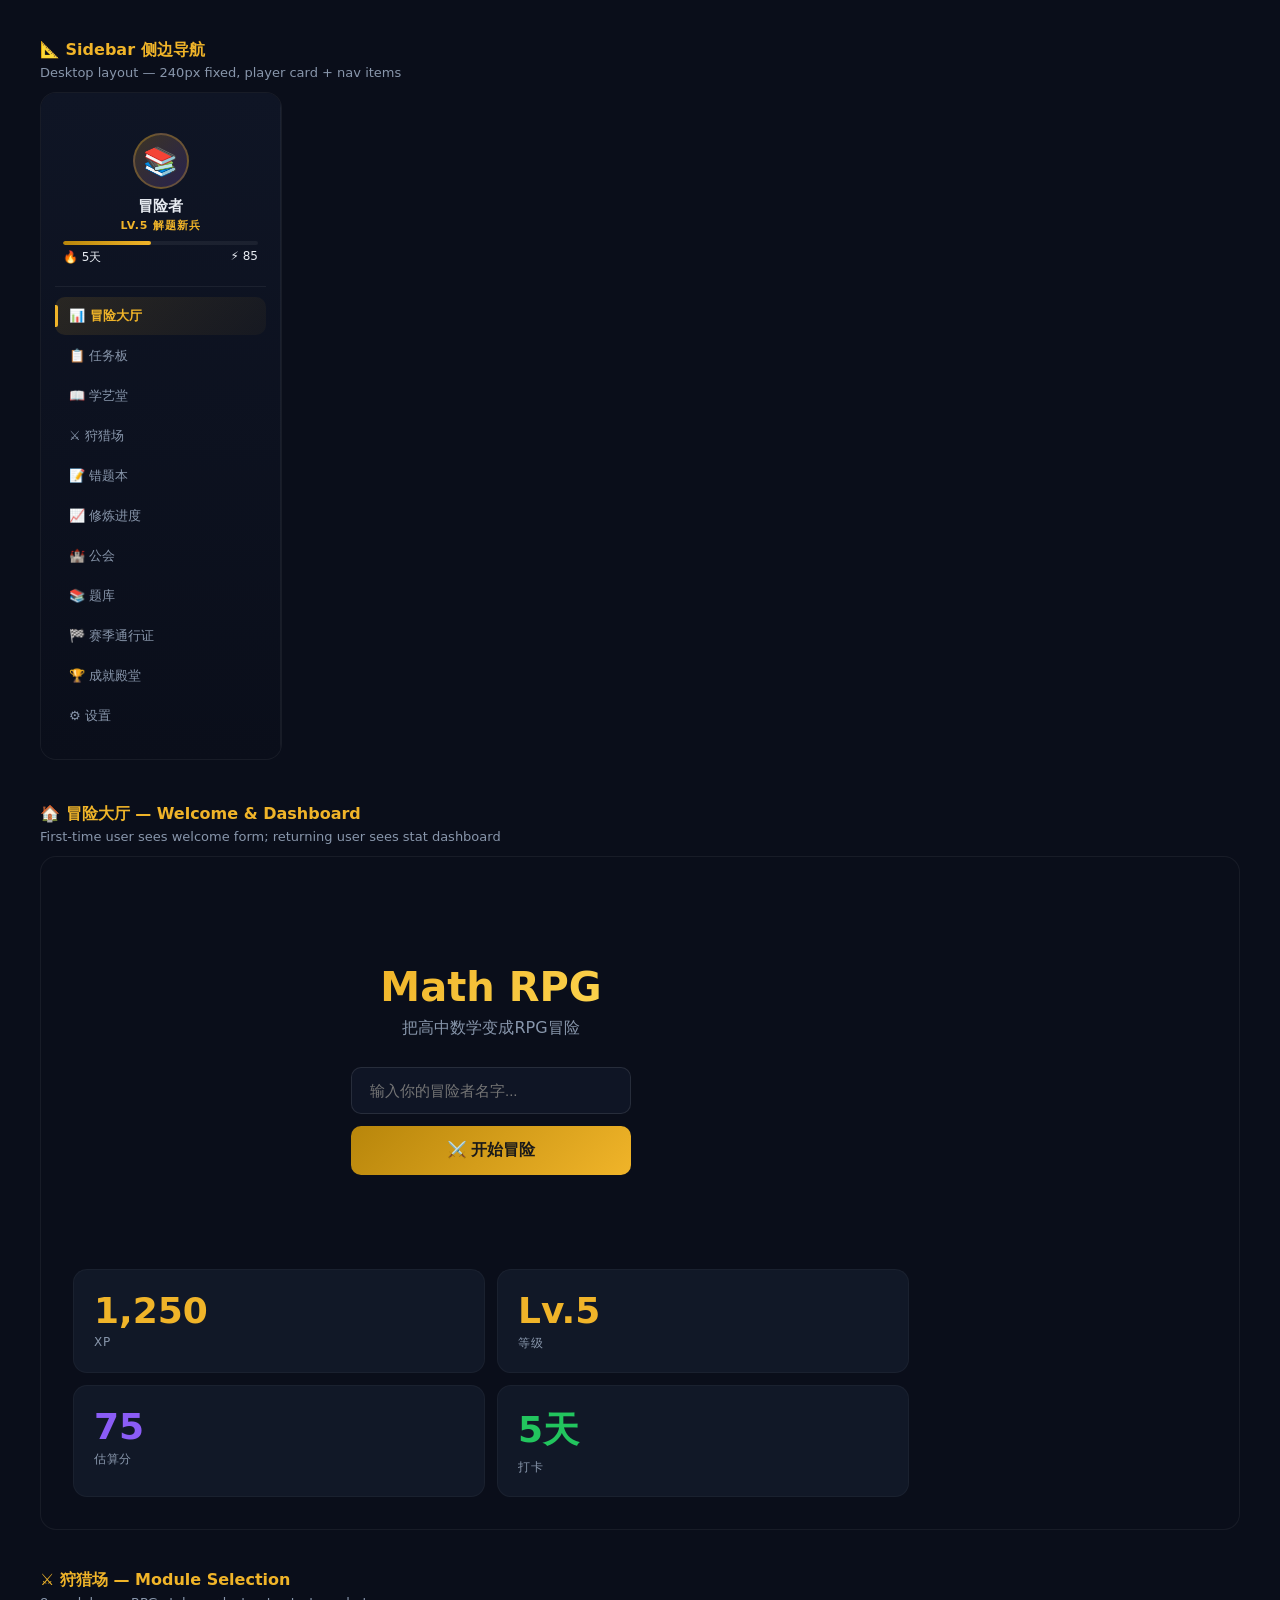
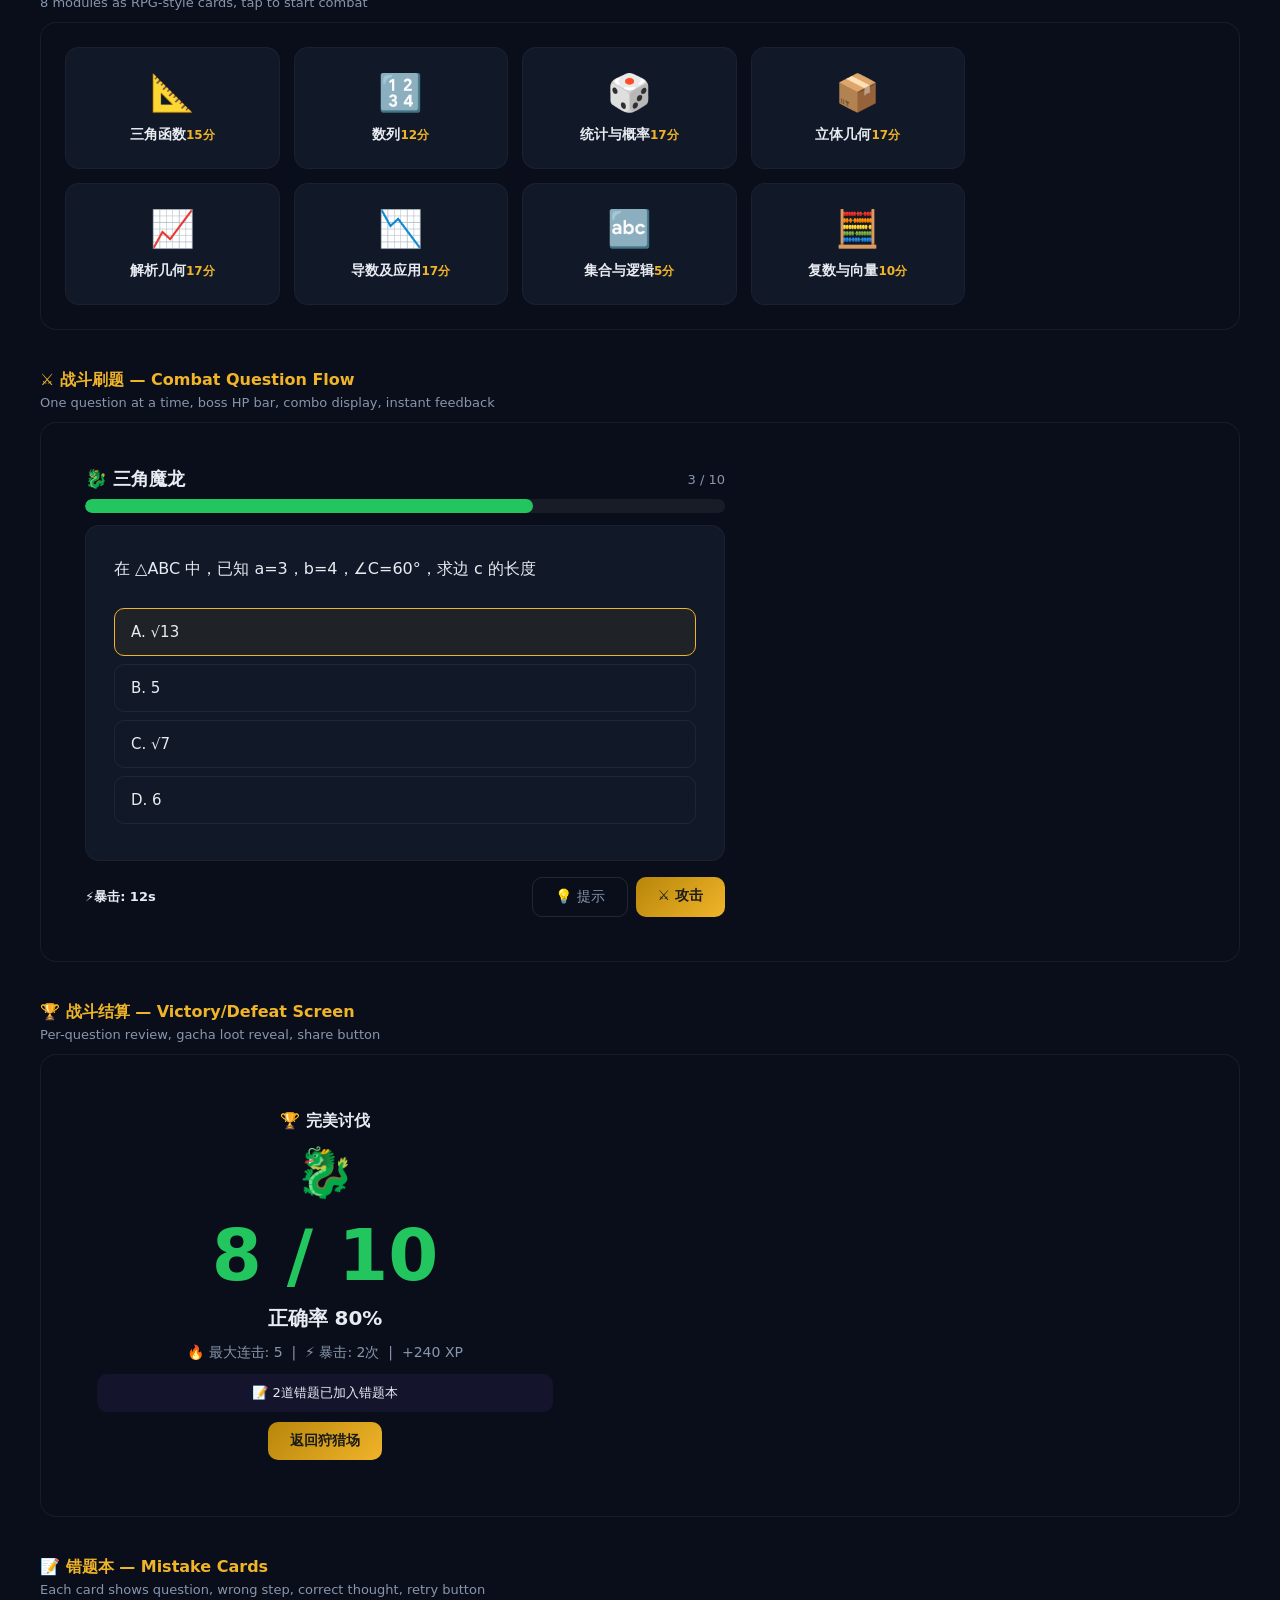
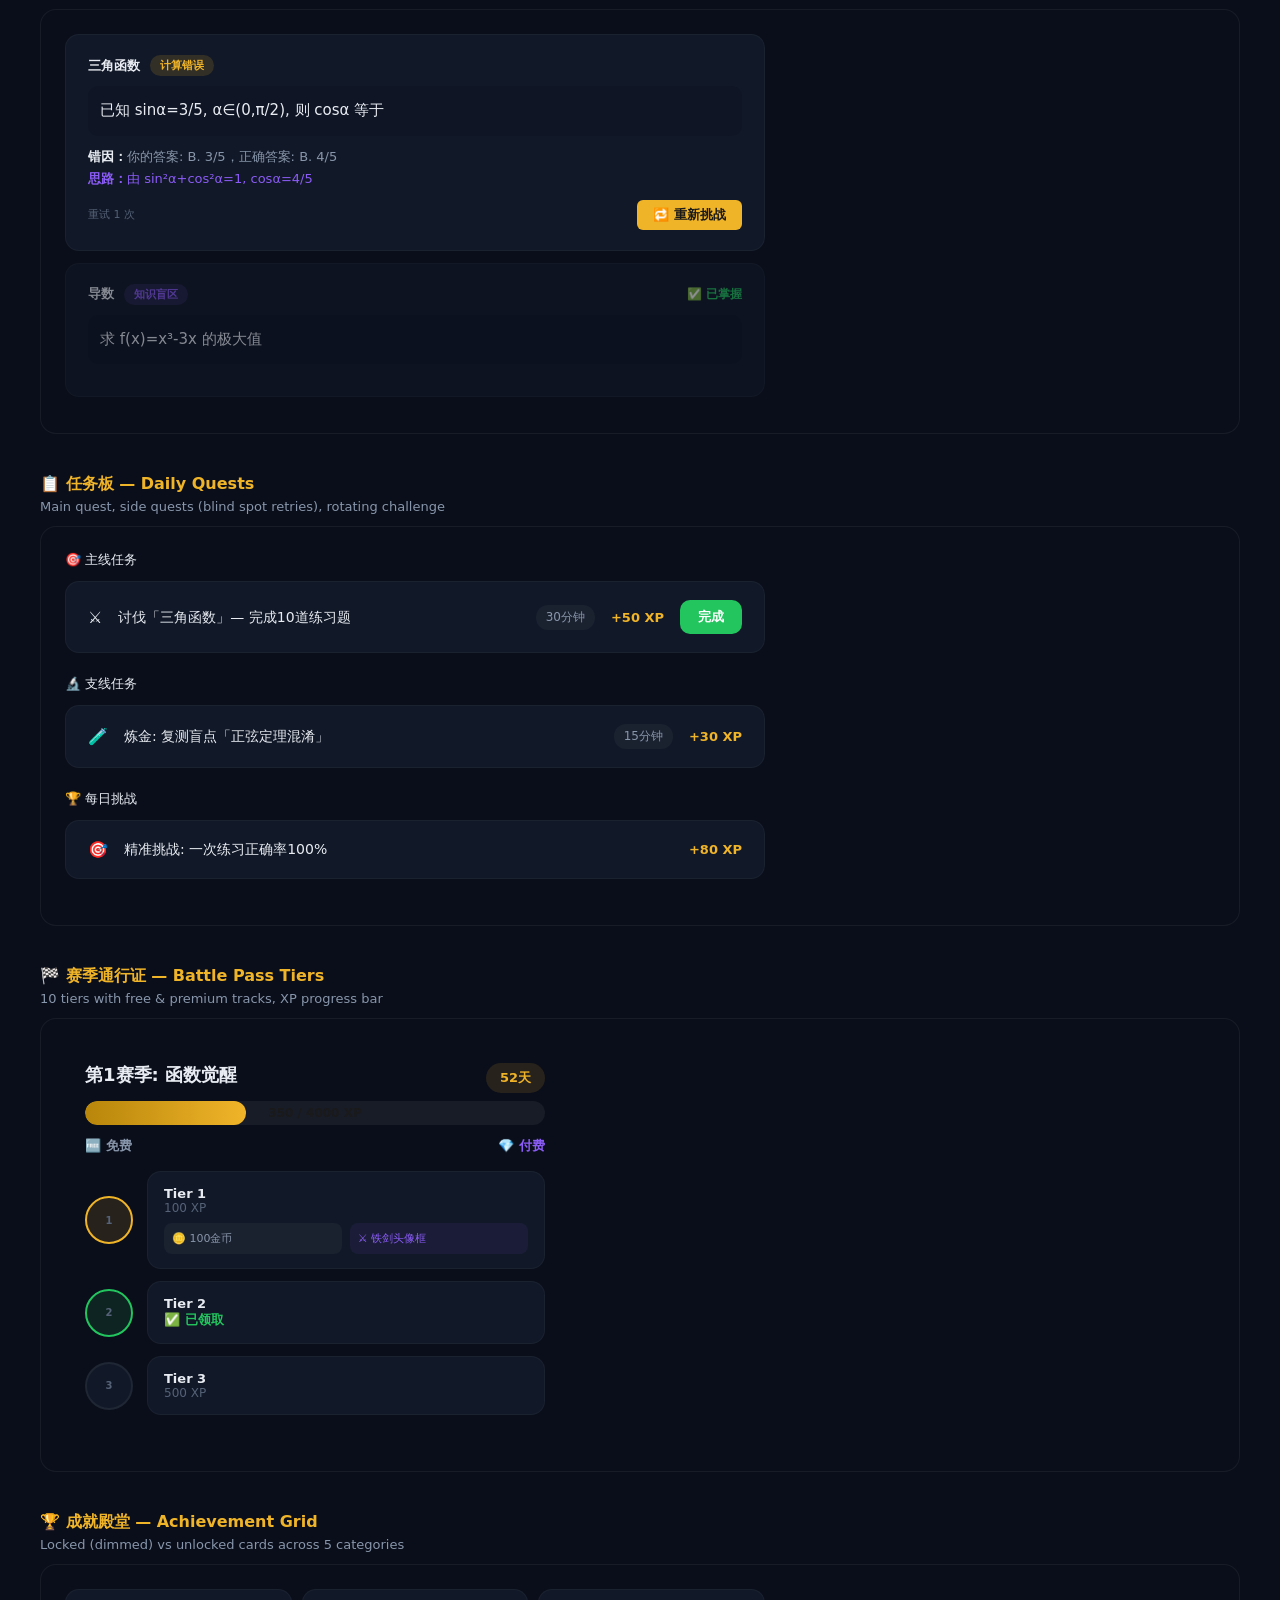
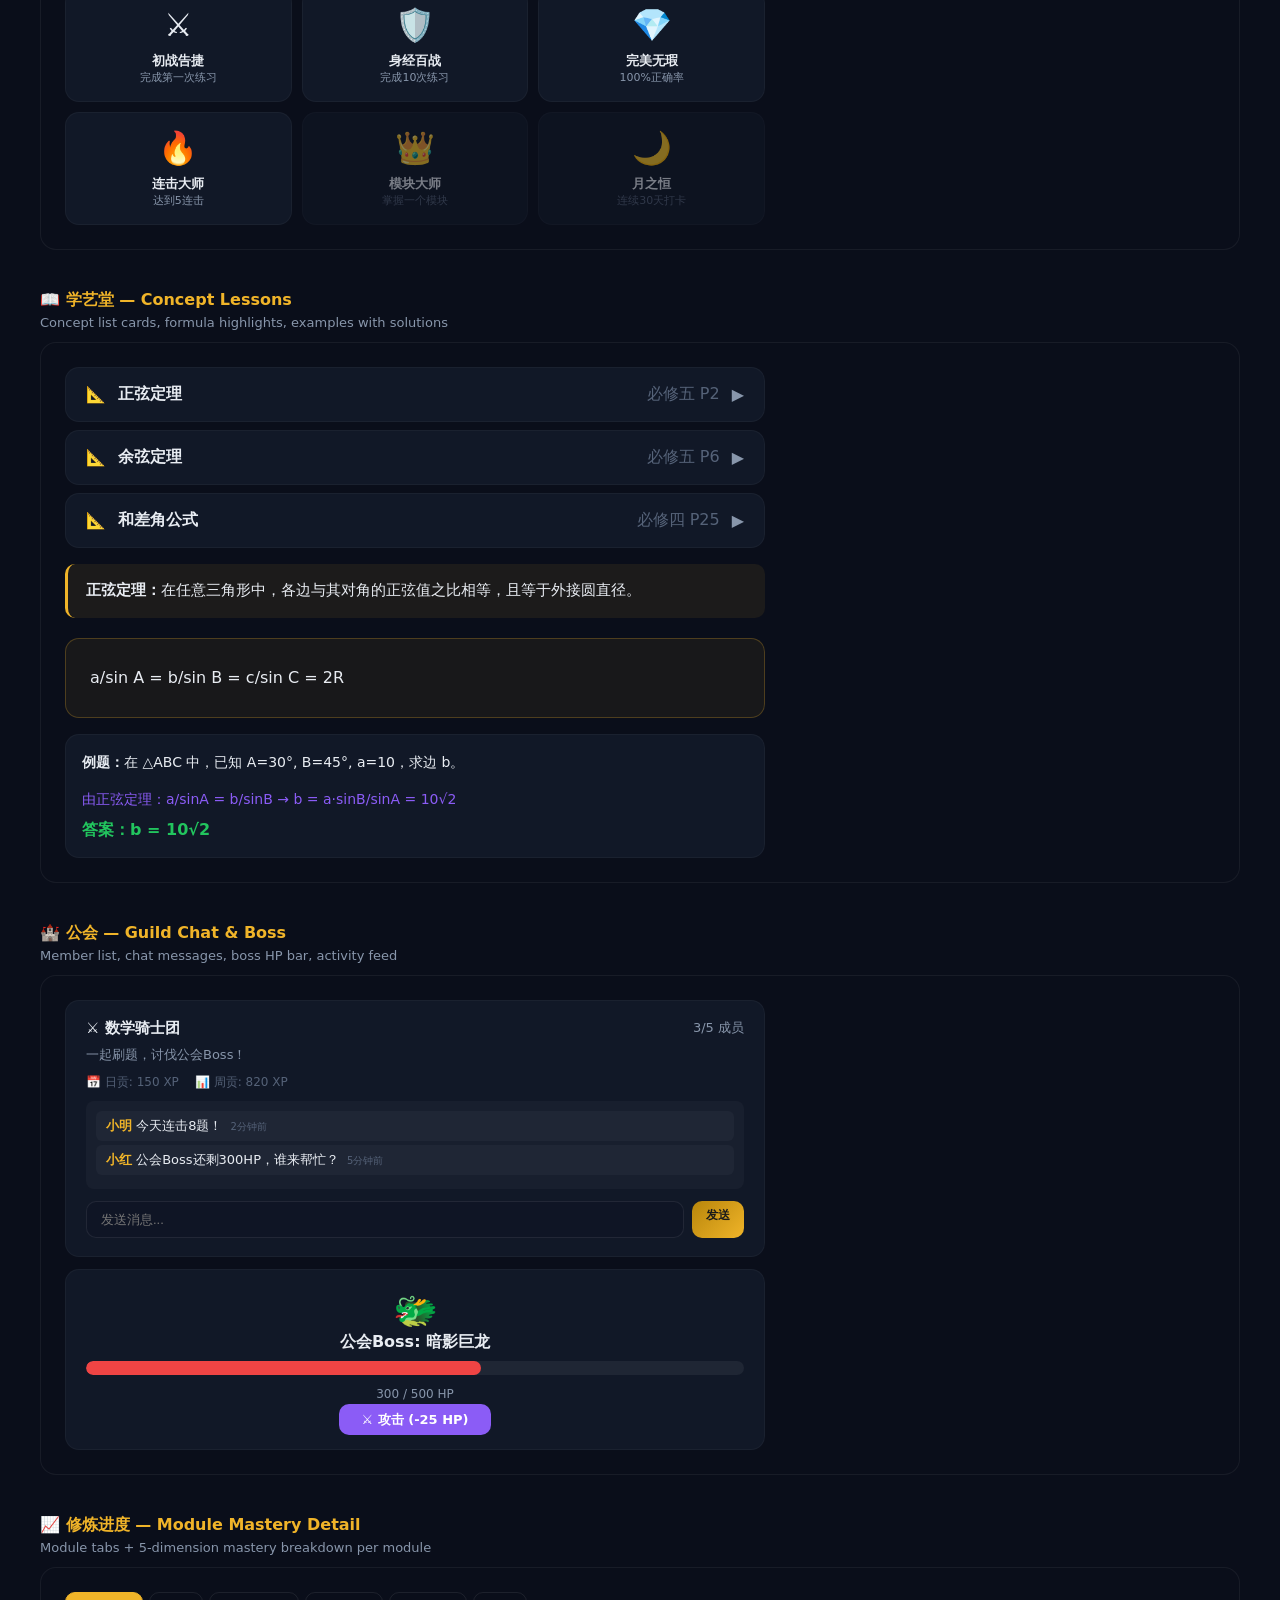
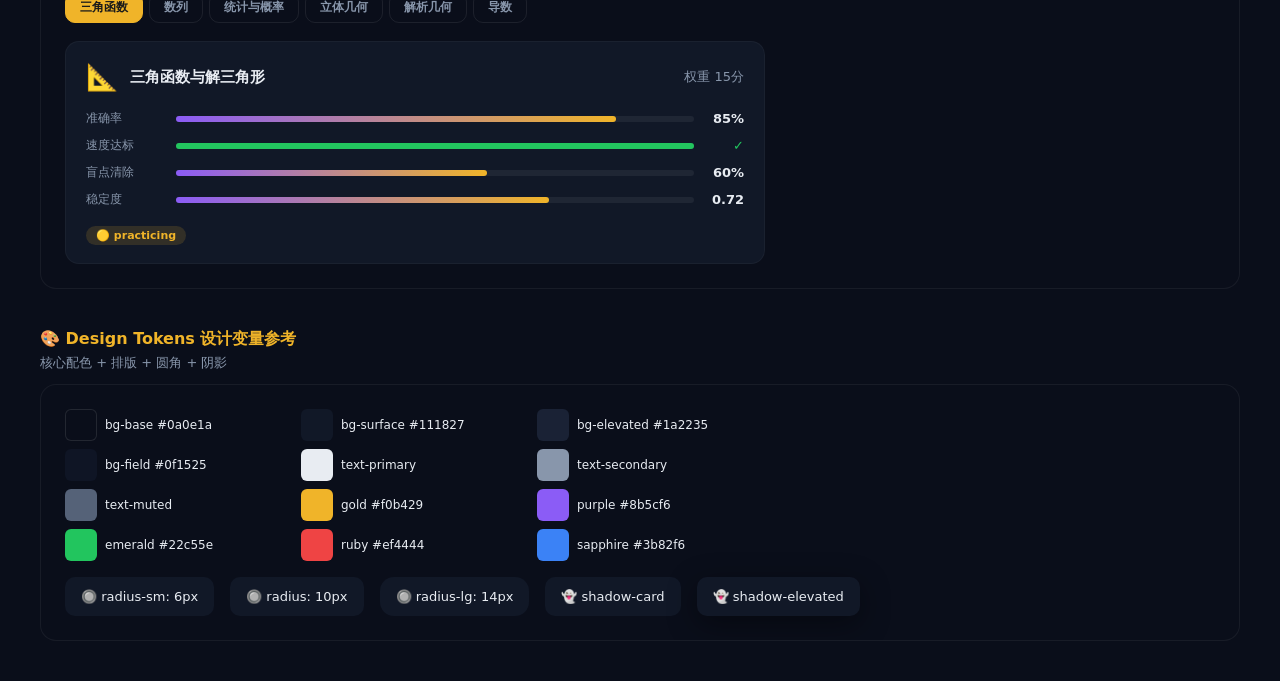
<file: pixso-export.html>
<!DOCTYPE html>
<html lang="zh-CN">
<head>
<meta charset="UTF-8">
<style>
  /* ═══════════ Design Tokens ═══════════ */
  :root {
    --bg-base: #0a0e1a;
    --bg-surface: #111827;
    --bg-elevated: #1a2235;
    --bg-field: #0f1525;
    --text-primary: #e8ecf2;
    --text-secondary: #8896ab;
    --text-muted: #556278;
    --gold: #f0b429;
    --gold-dim: #b8860b;
    --purple: #8b5cf6;
    --emerald: #22c55e;
    --ruby: #ef4444;
    --sapphire: #3b82f6;
    --radius: 10px;
    --radius-lg: 14px;
    --sidebar-w: 240px;
  }
  * { box-sizing: border-box; margin: 0; padding: 0; }
  body { font-family: system-ui, 'Microsoft YaHei', sans-serif; background: #0a0e1a; color: #e8ecf2; display: flex; flex-direction: column; gap: 40px; padding: 40px; }
  h2 { font-size: 16px; font-weight: 700; margin-bottom: 4px; color: #f0b429; }
  h3 { font-size: 13px; color: #8896ab; margin-bottom: 12px; font-weight: 400; }

  /* ═══════════ Frame wrapper ═══════════ */
  .frame { background: #0a0e1a; border-radius: 16px; overflow: hidden; border: 1px solid rgba(255,255,255,0.06); }
  .frame-label { padding: 10px 16px; background: #111827; font-size: 12px; font-weight: 700; color: #f0b429; letter-spacing: 0.06em; border-bottom: 1px solid rgba(255,255,255,0.06); }

  /* ═══════════ 1. Sidebar Navigation ═══════════ */
  .sidebar-demo { width: 240px; background: linear-gradient(180deg, #0f1525, #0a0e1a); border-right: 1px solid rgba(255,255,255,0.06); padding: 24px 14px; display: flex; flex-direction: column; gap: 2px; }
  .player-card { text-align: center; padding: 16px 8px 20px; border-bottom: 1px solid rgba(255,255,255,0.06); margin-bottom: 8px; }
  .player-avatar { width: 56px; height: 56px; margin: 0 auto 8px; background: linear-gradient(135deg, rgba(240,180,41,0.2), rgba(139,92,246,0.2)); border-radius: 50%; display: flex; align-items: center; justify-content: center; font-size: 28px; border: 2px solid rgba(240,180,41,0.3); }
  .player-name { font-size: 15px; font-weight: 700; }
  .player-level { font-size: 11px; color: #f0b429; text-transform: uppercase; letter-spacing: 0.08em; margin-top: 2px; font-weight: 600; }
  .xp-bar { width: 100%; height: 4px; background: rgba(255,255,255,0.06); border-radius: 2px; overflow: hidden; margin-top: 8px; }
  .xp-fill { height: 100%; background: linear-gradient(90deg, #b8860b, #f0b429); border-radius: 2px; width: 45%; }
  .nav-item { display: flex; align-items: center; gap: 10px; padding: 10px 14px; border-radius: 10px; font-size: 13px; font-weight: 500; color: #8896ab; }
  .nav-item.active { background: linear-gradient(135deg, rgba(240,180,41,0.12), rgba(240,180,41,0.04)); color: #f0b429; font-weight: 600; position: relative; }
  .nav-item.active::before { content: ''; position: absolute; left: 0; top: 8px; bottom: 8px; width: 3px; background: #f0b429; border-radius: 0 2px 2px 0; }

  /* ═══════════ 2. Welcome/Dashboard ═══════════ */
  .dashboard { max-width: 900px; padding: 32px; }
  .welcome { display: flex; flex-direction: column; align-items: center; justify-content: center; min-height: 40vh; text-align: center; }
  .welcome h1 { font-size: 40px; font-weight: 800; background: linear-gradient(135deg, #f0b429, #fcd34d); -webkit-background-clip: text; -webkit-text-fill-color: transparent; margin-bottom: 8px; }
  .welcome p { color: #8896ab; margin-bottom: 28px; font-size: 16px; }
  .welcome input { padding: 14px 18px; border: 1px solid rgba(255,255,255,0.1); border-radius: 10px; background: #0f1525; color: #e8ecf2; font-size: 15px; width: 280px; }
  .welcome button { padding: 14px; border: none; border-radius: 10px; background: linear-gradient(135deg, #b8860b, #f0b429); color: #1a1a1a; font-size: 16px; font-weight: 700; cursor: pointer; width: 280px; margin-top: 12px; }
  .stat-tiles { display: grid; grid-template-columns: repeat(2, 1fr); gap: 12px; margin-top: 20px; }
  .stat-tile { background: #111827; border-radius: 14px; padding: 20px; border: 1px solid rgba(255,255,255,0.04); }
  .stat-value { font-size: 36px; font-weight: 800; color: #f0b429; }
  .stat-label { font-size: 12px; color: #8896ab; text-transform: uppercase; letter-spacing: 0.06em; margin-top: 4px; }

  /* ═══════════ 3. Module Grid ═══════════ */
  .module-grid { display: grid; grid-template-columns: repeat(auto-fill, minmax(180px, 1fr)); gap: 14px; max-width: 900px; }
  .module-card { background: #111827; border-radius: 14px; padding: 24px 16px; text-align: center; border: 1px solid rgba(255,255,255,0.04); }
  .module-icon { font-size: 36px; display: block; margin-bottom: 10px; }
  .module-name { font-weight: 700; font-size: 14px; }
  .module-weight { color: #f0b429; font-size: 12px; font-weight: 600; margin-top: 4px; }

  /* ═══════════ 4. Combat Screen ═══════════ */
  .combat { max-width: 680px; padding: 20px; }
  .boss-header { display: flex; justify-content: space-between; align-items: center; margin-bottom: 8px; }
  .boss-name { font-size: 18px; font-weight: 800; }
  .boss-round { font-size: 13px; color: #8896ab; }
  .boss-hp-bar { width: 100%; height: 14px; background: rgba(255,255,255,0.06); border-radius: 7px; overflow: hidden; margin-bottom: 12px; }
  .boss-hp-fill { height: 100%; border-radius: 7px; background: #22c55e; width: 70%; }
  .question-card { background: #111827; padding: 28px; border-radius: 14px; margin-bottom: 16px; border: 1px solid rgba(255,255,255,0.04); }
  .question-content { font-size: 16px; line-height: 1.9; margin-bottom: 24px; }
  .option { display: flex; gap: 12px; padding: 14px 16px; border: 1px solid rgba(255,255,255,0.06); border-radius: 10px; margin-bottom: 8px; font-size: 15px; }
  .option.selected { border-color: #f0b429; background: rgba(240,180,41,0.06); }
  .answer-input { width: 100%; padding: 14px 18px; border: 1px solid rgba(255,255,255,0.1); border-radius: 10px; background: #0f1525; color: #e8ecf2; font-size: 15px; }
  .btn-primary { padding: 10px 22px; border: none; border-radius: 10px; background: linear-gradient(135deg, #b8860b, #f0b429); color: #1a1a1a; font-size: 14px; font-weight: 700; }
  .btn-secondary { padding: 10px 22px; border: 1px solid rgba(255,255,255,0.1); border-radius: 10px; background: transparent; color: #8896ab; font-size: 14px; font-weight: 500; }
  .btn-purple { padding: 8px 22px; border: none; border-radius: 10px; background: #8b5cf6; color: #fff; font-size: 13px; font-weight: 700; }

  /* ═══════════ 5. Result Screen ═══════════ */
  .result { text-align: center; max-width: 520px; padding: 32px; }
  .result-number { font-size: 72px; font-weight: 800; color: #22c55e; }
  .result-accuracy { font-size: 20px; font-weight: 600; margin: 8px 0; }
  .result-stats { font-size: 14px; color: #8896ab; margin: 12px 0; }

  /* ═══════════ 6. Mistake Card ═══════════ */
  .mistake-card { background: #111827; border-radius: 14px; padding: 20px 22px; border: 1px solid rgba(255,255,255,0.04); max-width: 700px; margin-bottom: 12px; }
  .mc-header { display: flex; align-items: center; gap: 10px; margin-bottom: 10px; }
  .mc-tag { font-size: 11px; padding: 3px 10px; border-radius: 12px; font-weight: 700; }
  .tag-calc { background: rgba(240,180,41,0.15); color: #f0b429; }
  .tag-gap { background: rgba(139,92,246,0.15); color: #8b5cf6; }
  .mc-question { font-size: 15px; line-height: 1.7; padding: 12px; background: #0f1525; border-radius: 10px; margin-bottom: 12px; }
  .btn-retry { padding: 6px 16px; border: none; border-radius: 6px; background: #f0b429; color: #1a1a1a; font-size: 13px; font-weight: 700; }

  /* ═══════════ 7. Task Board ═══════════ */
  .task-section { max-width: 700px; margin-bottom: 22px; }
  .task-card { background: #111827; border-radius: 14px; padding: 18px 22px; margin-bottom: 10px; display: flex; align-items: center; gap: 16px; border: 1px solid rgba(255,255,255,0.04); }
  .task-content { flex: 1; font-size: 14px; line-height: 1.5; }
  .task-reward { font-size: 13px; font-weight: 700; color: #f0b429; white-space: nowrap; }
  .btn-complete { padding: 8px 18px; border: none; border-radius: 10px; background: #22c55e; color: #fff; font-size: 13px; font-weight: 700; }

  /* ═══════════ 8. Season Pass ═══════════ */
  .season { max-width: 500px; padding: 20px; }
  .sp-progress { height: 24px; background: rgba(255,255,255,0.06); border-radius: 12px; overflow: hidden; margin-bottom: 12px; position: relative; }
  .sp-progress-fill { height: 100%; background: linear-gradient(90deg, #b8860b, #f0b429); border-radius: 12px; width: 35%; }
  .sp-progress-text { position: absolute; inset: 0; display: flex; align-items: center; justify-content: center; font-size: 12px; font-weight: 700; color: #1a1a1a; }
  .sp-tier { display: flex; gap: 14px; align-items: center; margin-bottom: 12px; }
  .sp-tier-node { width: 48px; height: 48px; border-radius: 50%; background: #111827; border: 2px solid rgba(255,255,255,0.06); display: flex; align-items: center; justify-content: center; font-size: 10px; font-weight: 700; color: #556278; }
  .sp-tier.unlocked .sp-tier-node { border-color: #f0b429; background: rgba(240,180,41,0.12); }
  .sp-tier.claimed .sp-tier-node { border-color: #22c55e; background: rgba(34,197,94,0.12); }
  .sp-tier-card { flex: 1; background: #111827; border-radius: 14px; padding: 14px 16px; border: 1px solid rgba(255,255,255,0.04); }
  .sp-tier-label { font-weight: 700; font-size: 13px; }
  .sp-tier-xp { font-size: 12px; color: #556278; }

  /* ═══════════ 9. Achievement Grid ═══════════ */
  .achieve-grid { display: grid; grid-template-columns: repeat(auto-fill, minmax(180px, 1fr)); gap: 10px; max-width: 700px; }
  .achieve-card { background: #111827; border-radius: 14px; padding: 16px; text-align: center; border: 1px solid rgba(255,255,255,0.04); }
  .achieve-card.locked { opacity: 0.5; }
  .achieve-icon { font-size: 32px; margin-bottom: 8px; }
  .achieve-name { font-weight: 700; font-size: 13px; }

  /* ═══════════ 10. Learning Hall ═══════════ */
  .lesson-card { background: #111827; border-radius: 14px; padding: 16px 20px; display: flex; align-items: center; gap: 12px; max-width: 700px; margin-bottom: 8px; border: 1px solid rgba(255,255,255,0.04); }
  .lesson-summary { background: rgba(240,180,41,0.08); padding: 14px 18px; border-radius: 10px; border-left: 3px solid #f0b429; max-width: 700px; font-size: 15px; line-height: 1.7; margin-bottom: 20px; }
  .lesson-formula { background: rgba(240,180,41,0.06); padding: 20px 24px; border-radius: 14px; border: 1px solid rgba(240,180,41,0.25); max-width: 700px; font-size: 16px; line-height: 2.4; font-weight: 500; }

  /* ═══════════ 11. Guild ═══════════ */
  .guild-card { background: #111827; border-radius: 14px; padding: 18px 20px; border: 1px solid rgba(255,255,255,0.04); max-width: 700px; margin-bottom: 10px; }
  .guild-card-header { display: flex; justify-content: space-between; margin-bottom: 8px; }
  .guild-card-name { font-weight: 700; font-size: 15px; }
  .guild-card-members { font-size: 13px; color: #8896ab; }
  .chat-msg { padding: 6px 10px; background: rgba(255,255,255,0.03); border-radius: 6px; font-size: 13px; margin-bottom: 4px; }
  .chat-user { font-weight: 700; color: #f0b429; }
  .chat-input { display: flex; gap: 8px; margin-top: 12px; max-width: 700px; }
  .chat-input input { flex: 1; padding: 10px 14px; border: 1px solid rgba(255,255,255,0.08); border-radius: 10px; background: #0f1525; color: #e8ecf2; font-size: 13px; }

  /* ═══════════ 12. Progress ═══════════ */
  .module-tabs { display: flex; flex-wrap: wrap; gap: 6px; max-width: 700px; }
  .tab-btn { padding: 6px 14px; border: 1px solid rgba(255,255,255,0.08); border-radius: 10px; background: transparent; color: #8896ab; font-size: 12px; cursor: pointer; font-weight: 600; }
  .tab-btn.active { background: #f0b429; color: #1a1a1a; border-color: #f0b429; }
</style>
</head>
<body>

<!-- Page 1: Sidebar Navigation -->
<div>
  <h2>📐 Sidebar 侧边导航</h2>
  <h3>Desktop layout — 240px fixed, player card + nav items</h3>
  <div class="frame" style="display:inline-block">
    <div class="sidebar-demo">
      <div class="player-card">
        <div class="player-avatar">📚</div>
        <div class="player-name">冒险者</div>
        <div class="player-level">Lv.5 解题新兵</div>
        <div class="xp-bar"><div class="xp-fill"></div></div>
        <div style="display:flex;justify-content:space-between;font-size:12px;margin-top:4px">
          <span>🔥 5天</span><span>⚡ 85</span>
        </div>
      </div>
      <div class="nav-item active">📊 冒险大厅</div>
      <div class="nav-item">📋 任务板</div>
      <div class="nav-item">📖 学艺堂</div>
      <div class="nav-item">⚔️ 狩猎场</div>
      <div class="nav-item">📝 错题本</div>
      <div class="nav-item">📈 修炼进度</div>
      <div class="nav-item">🏰 公会</div>
      <div class="nav-item">📚 题库</div>
      <div class="nav-item">🏁 赛季通行证</div>
      <div class="nav-item">🏆 成就殿堂</div>
      <div class="nav-item">⚙️ 设置</div>
    </div>
  </div>
</div>

<!-- Page 2: Welcome + Dashboard -->
<div>
  <h2>🏠 冒险大厅 — Welcome & Dashboard</h2>
  <h3>First-time user sees welcome form; returning user sees stat dashboard</h3>
  <div class="frame">
    <div class="dashboard">
      <div class="welcome">
        <h1>Math RPG</h1>
        <p>把高中数学变成RPG冒险</p>
        <input placeholder="输入你的冒险者名字...">
        <button>⚔️ 开始冒险</button>
      </div>
      <div class="stat-tiles">
        <div class="stat-tile"><div class="stat-value">1,250</div><div class="stat-label">XP</div></div>
        <div class="stat-tile"><div class="stat-value">Lv.5</div><div class="stat-label">等级</div></div>
        <div class="stat-tile"><div class="stat-value" style="color:#8b5cf6">75</div><div class="stat-label">估算分</div></div>
        <div class="stat-tile"><div class="stat-value" style="color:#22c55e">5天</div><div class="stat-label">打卡</div></div>
      </div>
    </div>
  </div>
</div>

<!-- Page 3: Module Grid (Hunting Ground) -->
<div>
  <h2>⚔️ 狩猎场 — Module Selection</h2>
  <h3>8 modules as RPG-style cards, tap to start combat</h3>
  <div class="frame" style="padding:24px">
    <div class="module-grid">
      <div class="module-card"><span class="module-icon">📐</span><span class="module-name">三角函数</span><span class="module-weight">15分</span></div>
      <div class="module-card"><span class="module-icon">🔢</span><span class="module-name">数列</span><span class="module-weight">12分</span></div>
      <div class="module-card"><span class="module-icon">🎲</span><span class="module-name">统计与概率</span><span class="module-weight">17分</span></div>
      <div class="module-card"><span class="module-icon">📦</span><span class="module-name">立体几何</span><span class="module-weight">17分</span></div>
      <div class="module-card"><span class="module-icon">📈</span><span class="module-name">解析几何</span><span class="module-weight">17分</span></div>
      <div class="module-card"><span class="module-icon">📉</span><span class="module-name">导数及应用</span><span class="module-weight">17分</span></div>
      <div class="module-card"><span class="module-icon">🔤</span><span class="module-name">集合与逻辑</span><span class="module-weight">5分</span></div>
      <div class="module-card"><span class="module-icon">🧮</span><span class="module-name">复数与向量</span><span class="module-weight">10分</span></div>
    </div>
  </div>
</div>

<!-- Page 4: Combat Screen -->
<div>
  <h2>⚔️ 战斗刷题 — Combat Question Flow</h2>
  <h3>One question at a time, boss HP bar, combo display, instant feedback</h3>
  <div class="frame" style="padding:24px">
    <div class="combat">
      <div class="boss-header">
        <span class="boss-name">🐉 三角魔龙</span>
        <span class="boss-round">3 / 10</span>
      </div>
      <div class="boss-hp-bar"><div class="boss-hp-fill"></div></div>
      <div class="question-card">
        <div class="question-content">在 △ABC 中，已知 a=3，b=4，∠C=60°，求边 c 的长度</div>
        <div class="option selected">A. √13</div>
        <div class="option">B. 5</div>
        <div class="option">C. √7</div>
        <div class="option">D. 6</div>
      </div>
      <div style="display:flex;justify-content:space-between;align-items:center">
        <span style="font-size:13px;font-weight:700">⚡暴击: 12s</span>
        <span style="display:flex;gap:8px">
          <span class="btn-secondary">💡 提示</span>
          <span class="btn-primary">⚔️ 攻击</span>
        </span>
      </div>
    </div>
  </div>
</div>

<!-- Page 5: Result Screen -->
<div>
  <h2>🏆 战斗结算 — Victory/Defeat Screen</h2>
  <h3>Per-question review, gacha loot reveal, share button</h3>
  <div class="frame" style="padding:24px">
    <div class="result">
      <h2 style="color:#e8ecf2">🏆 完美讨伐</h2>
      <div style="font-size:48px;margin:12px 0">🐉</div>
      <div class="result-number">8 / 10</div>
      <div class="result-accuracy">正确率 80%</div>
      <div class="result-stats">🔥 最大连击: 5 &nbsp;|&nbsp; ⚡ 暴击: 2次 &nbsp;|&nbsp; +240 XP</div>
      <div style="background:rgba(139,92,246,0.08);padding:10px 16px;border-radius:10px;margin:10px 0;font-size:13px">📝 2道错题已加入错题本</div>
      <div class="btn-primary" style="display:inline-block">返回狩猎场</div>
    </div>
  </div>
</div>

<!-- Page 6: Mistake Book -->
<div>
  <h2>📝 错题本 — Mistake Cards</h2>
  <h3>Each card shows question, wrong step, correct thought, retry button</h3>
  <div class="frame" style="padding:24px">
    <div class="mistake-card">
      <div class="mc-header">
        <b style="font-size:13px">三角函数</b>
        <span class="mc-tag tag-calc">计算错误</span>
      </div>
      <div class="mc-question">已知 sinα=3/5, α∈(0,π/2), 则 cosα 等于</div>
      <div style="font-size:13px;color:#8896ab;margin-bottom:4px"><b style="color:#e8ecf2">错因：</b>你的答案: B. 3/5，正确答案: B. 4/5</div>
      <div style="font-size:13px;color:#8b5cf6;margin-bottom:12px"><b>思路：</b>由 sin²α+cos²α=1, cosα=4/5</div>
      <div style="display:flex;justify-content:space-between;align-items:center">
        <span style="font-size:11px;color:#556278">重试 1 次</span>
        <span class="btn-retry">🔁 重新挑战</span>
      </div>
    </div>
    <div class="mistake-card" style="opacity:0.55">
      <div class="mc-header">
        <b style="font-size:13px">导数</b>
        <span class="mc-tag tag-gap">知识盲区</span>
        <span style="margin-left:auto;font-size:12px;color:#22c55e;font-weight:600">✅ 已掌握</span>
      </div>
      <div class="mc-question">求 f(x)=x³-3x 的极大值</div>
    </div>
  </div>
</div>

<!-- Page 7: Task Board -->
<div>
  <h2>📋 任务板 — Daily Quests</h2>
  <h3>Main quest, side quests (blind spot retries), rotating challenge</h3>
  <div class="frame" style="padding:24px">
    <div class="task-section">
      <h3 style="color:#e8ecf2">🎯 主线任务</h3>
      <div class="task-card">
        <span>⚔️</span>
        <span class="task-content">讨伐「三角函数」— 完成10道练习题</span>
        <span style="font-size:12px;color:#8896ab;padding:4px 10px;background:rgba(255,255,255,0.04);border-radius:12px">30分钟</span>
        <span class="task-reward">+50 XP</span>
        <span class="btn-complete">完成</span>
      </div>
    </div>
    <div class="task-section">
      <h3 style="color:#e8ecf2">🔬 支线任务</h3>
      <div class="task-card">
        <span>🧪</span>
        <span class="task-content">炼金: 复测盲点「正弦定理混淆」</span>
        <span style="font-size:12px;color:#8896ab;padding:4px 10px;background:rgba(255,255,255,0.04);border-radius:12px">15分钟</span>
        <span class="task-reward">+30 XP</span>
      </div>
    </div>
    <div class="task-section">
      <h3 style="color:#e8ecf2">🏆 每日挑战</h3>
      <div class="task-card">
        <span>🎯</span>
        <span class="task-content">精准挑战: 一次练习正确率100%</span>
        <span class="task-reward">+80 XP</span>
      </div>
    </div>
  </div>
</div>

<!-- Page 8: Season Pass -->
<div>
  <h2>🏁 赛季通行证 — Battle Pass Tiers</h2>
  <h3>10 tiers with free & premium tracks, XP progress bar</h3>
  <div class="frame" style="padding:24px">
    <div class="season">
      <div style="display:flex;justify-content:space-between;margin-bottom:8px">
        <b style="font-size:18px">第1赛季: 函数觉醒</b>
        <span style="background:rgba(240,180,41,0.12);color:#f0b429;padding:6px 14px;border-radius:20px;font-weight:700;font-size:13px">52天</span>
      </div>
      <div class="sp-progress"><div class="sp-progress-fill"></div><div class="sp-progress-text">350 / 4000 XP</div></div>
      <div style="display:flex;justify-content:space-between;font-size:13px;font-weight:600;margin-bottom:16px">
        <span style="color:#8896ab">🆓 免费</span><span style="color:#8b5cf6">💎 付费</span>
      </div>
      <div class="sp-tier unlocked"><div class="sp-tier-node">1</div><div class="sp-tier-card"><div class="sp-tier-label">Tier 1</div><div class="sp-tier-xp">100 XP</div><div style="display:flex;gap:8px;margin-top:8px"><div style="flex:1;padding:8px;background:rgba(255,255,255,0.04);border-radius:8px;font-size:11px;color:#8896ab">🪙 100金币</div><div style="flex:1;padding:8px;background:rgba(139,92,246,0.08);border-radius:8px;font-size:11px;color:#8b5cf6">⚔️ 铁剑头像框</div></div></div></div>
      <div class="sp-tier claimed"><div class="sp-tier-node">2</div><div class="sp-tier-card"><div class="sp-tier-label">Tier 2</div><div style="color:#22c55e;font-size:13px;font-weight:700">✅ 已领取</div></div></div>
      <div class="sp-tier"><div class="sp-tier-node">3</div><div class="sp-tier-card"><div class="sp-tier-label">Tier 3</div><div class="sp-tier-xp">500 XP</div></div></div>
    </div>
  </div>
</div>

<!-- Page 9: Achievements -->
<div>
  <h2>🏆 成就殿堂 — Achievement Grid</h2>
  <h3>Locked (dimmed) vs unlocked cards across 5 categories</h3>
  <div class="frame" style="padding:24px">
    <div class="achieve-grid">
      <div class="achieve-card"><div class="achieve-icon">⚔️</div><div class="achieve-name">初战告捷</div><div style="font-size:11px;color:#8896ab">完成第一次练习</div></div>
      <div class="achieve-card"><div class="achieve-icon">🛡️</div><div class="achieve-name">身经百战</div><div style="font-size:11px;color:#8896ab">完成10次练习</div></div>
      <div class="achieve-card"><div class="achieve-icon">💎</div><div class="achieve-name">完美无瑕</div><div style="font-size:11px;color:#8896ab">100%正确率</div></div>
      <div class="achieve-card"><div class="achieve-icon">🔥</div><div class="achieve-name">连击大师</div><div style="font-size:11px;color:#8896ab">达到5连击</div></div>
      <div class="achieve-card locked"><div class="achieve-icon">👑</div><div class="achieve-name">模块大师</div><div style="font-size:11px;color:#556278">掌握一个模块</div></div>
      <div class="achieve-card locked"><div class="achieve-icon">🌙</div><div class="achieve-name">月之恒</div><div style="font-size:11px;color:#556278">连续30天打卡</div></div>
    </div>
  </div>
</div>

<!-- Page 10: Learning Hall -->
<div>
  <h2>📖 学艺堂 — Concept Lessons</h2>
  <h3>Concept list cards, formula highlights, examples with solutions</h3>
  <div class="frame" style="padding:24px">
    <div class="lesson-card"><span>📐</span><span style="flex:1;font-weight:600">正弦定理</span><span style="color:#556278">必修五 P2</span><span style="color:#8896ab">▶</span></div>
    <div class="lesson-card"><span>📐</span><span style="flex:1;font-weight:600">余弦定理</span><span style="color:#556278">必修五 P6</span><span style="color:#8896ab">▶</span></div>
    <div class="lesson-card"><span>📐</span><span style="flex:1;font-weight:600">和差角公式</span><span style="color:#556278">必修四 P25</span><span style="color:#8896ab">▶</span></div>
    <div style="margin-top:16px">
      <div class="lesson-summary">
        <b>正弦定理：</b>在任意三角形中，各边与其对角的正弦值之比相等，且等于外接圆直径。
      </div>
      <div class="lesson-formula">a/sin A = b/sin B = c/sin C = 2R</div>
      <div style="margin-top:16px;padding:16px;background:#111827;border-radius:14px;border:1px solid rgba(255,255,255,0.04);max-width:700px">
        <div style="font-size:14px;margin-bottom:12px;line-height:1.7"><b>例题：</b>在 △ABC 中，已知 A=30°, B=45°, a=10，求边 b。</div>
        <div style="font-size:14px;line-height:1.8;color:#8b5cf6">由正弦定理：a/sinA = b/sinB → b = a·sinB/sinA = 10√2</div>
        <div style="font-weight:700;color:#22c55e;margin-top:8px">答案：b = 10√2</div>
      </div>
    </div>
  </div>
</div>

<!-- Page 11: Guild -->
<div>
  <h2>🏰 公会 — Guild Chat & Boss</h2>
  <h3>Member list, chat messages, boss HP bar, activity feed</h3>
  <div class="frame" style="padding:24px">
    <div class="guild-card">
      <div class="guild-card-header">
        <span class="guild-card-name">⚔️ 数学骑士团</span>
        <span class="guild-card-members">3/5 成员</span>
      </div>
      <div style="font-size:13px;color:#8896ab;margin-bottom:10px">一起刷题，讨伐公会Boss！</div>
      <div style="display:flex;gap:16px;font-size:12px;color:#556278;margin-bottom:10px">
        <span>📅 日贡: 150 XP</span><span>📊 周贡: 820 XP</span>
      </div>
      <div style="background:rgba(255,255,255,0.03);padding:10px;border-radius:8px">
        <div class="chat-msg"><span class="chat-user">小明</span> 今天连击8题！<span style="font-size:10px;color:#556278;margin-left:8px">2分钟前</span></div>
        <div class="chat-msg"><span class="chat-user">小红</span> 公会Boss还剩300HP，谁来帮忙？<span style="font-size:10px;color:#556278;margin-left:8px">5分钟前</span></div>
      </div>
      <div class="chat-input"><input placeholder="发送消息..."><span class="btn-primary" style="padding:6px 14px;font-size:12px">发送</span></div>
    </div>
    <div style="background:#111827;border-radius:14px;padding:20px;text-align:center;max-width:700px;border:1px solid rgba(255,255,255,0.04);margin-top:12px">
      <div style="font-size:36px">🐲</div>
      <div style="font-weight:700;font-size:16px;margin-bottom:8px">公会Boss: 暗影巨龙</div>
      <div class="boss-hp-bar"><div class="boss-hp-fill" style="width:60%;background:#ef4444"></div></div>
      <div style="font-size:12px;color:#8896ab;margin:8px 0">300 / 500 HP</div>
      <span class="btn-purple">⚔️ 攻击 (-25 HP)</span>
    </div>
  </div>
</div>

<!-- Page 12: Progress -->
<div>
  <h2>📈 修炼进度 — Module Mastery Detail</h2>
  <h3>Module tabs + 5-dimension mastery breakdown per module</h3>
  <div class="frame" style="padding:24px">
    <div class="module-tabs" style="margin-bottom:18px">
      <span class="tab-btn active">三角函数</span>
      <span class="tab-btn">数列</span>
      <span class="tab-btn">统计与概率</span>
      <span class="tab-btn">立体几何</span>
      <span class="tab-btn">解析几何</span>
      <span class="tab-btn">导数</span>
    </div>
    <div style="background:#111827;border-radius:14px;padding:20px;max-width:700px;border:1px solid rgba(255,255,255,0.04)">
      <div style="display:flex;align-items:center;gap:12px;margin-bottom:18px">
        <span style="font-size:26px">📐</span>
        <span style="font-weight:700;font-size:15px">三角函数与解三角形</span>
        <span style="margin-left:auto;font-size:13px;color:#8896ab">权重 15分</span>
      </div>
      <div style="display:flex;flex-direction:column;gap:10px">
        <div style="display:flex;align-items:center;gap:10px"><span style="font-size:12px;color:#8896ab;width:80px">准确率</span><div style="flex:1;height:6px;background:rgba(255,255,255,0.06);border-radius:3px"><div style="height:100%;background:linear-gradient(90deg,#8b5cf6,#f0b429);border-radius:3px;width:85%"></div></div><span style="font-size:13px;font-weight:700;width:40px;text-align:right">85%</span></div>
        <div style="display:flex;align-items:center;gap:10px"><span style="font-size:12px;color:#8896ab;width:80px">速度达标</span><div style="flex:1;height:6px;background:rgba(255,255,255,0.06);border-radius:3px"><div style="height:100%;background:#22c55e;border-radius:3px;width:100%"></div></div><span style="font-size:13px;font-weight:700;width:40px;text-align:right;color:#22c55e">✓</span></div>
        <div style="display:flex;align-items:center;gap:10px"><span style="font-size:12px;color:#8896ab;width:80px">盲点清除</span><div style="flex:1;height:6px;background:rgba(255,255,255,0.06);border-radius:3px"><div style="height:100%;background:linear-gradient(90deg,#8b5cf6,#f0b429);border-radius:3px;width:60%"></div></div><span style="font-size:13px;font-weight:700;width:40px;text-align:right">60%</span></div>
        <div style="display:flex;align-items:center;gap:10px"><span style="font-size:12px;color:#8896ab;width:80px">稳定度</span><div style="flex:1;height:6px;background:rgba(255,255,255,0.06);border-radius:3px"><div style="height:100%;background:linear-gradient(90deg,#8b5cf6,#f0b429);border-radius:3px;width:72%"></div></div><span style="font-size:13px;font-weight:700;width:40px;text-align:right">0.72</span></div>
      </div>
      <div style="margin-top:16px"><span style="padding:3px 10px;border-radius:12px;font-size:11px;font-weight:700;background:rgba(240,180,41,0.15);color:#f0b429">🟡 practicing</span></div>
    </div>
  </div>
</div>

<!-- Design Tokens Reference -->
<div>
  <h2>🎨 Design Tokens 设计变量参考</h2>
  <h3>核心配色 + 排版 + 圆角 + 阴影</h3>
  <div class="frame" style="padding:24px">
    <div style="display:grid;grid-template-columns:repeat(auto-fill,minmax(180px,1fr));gap:8px;max-width:700px">
      <div style="display:flex;align-items:center;gap:8px"><div style="width:32px;height:32px;background:#0a0e1a;border-radius:6px;border:1px solid rgba(255,255,255,0.1)"></div><span style="font-size:12px">bg-base #0a0e1a</span></div>
      <div style="display:flex;align-items:center;gap:8px"><div style="width:32px;height:32px;background:#111827;border-radius:6px"></div><span style="font-size:12px">bg-surface #111827</span></div>
      <div style="display:flex;align-items:center;gap:8px"><div style="width:32px;height:32px;background:#1a2235;border-radius:6px"></div><span style="font-size:12px">bg-elevated #1a2235</span></div>
      <div style="display:flex;align-items:center;gap:8px"><div style="width:32px;height:32px;background:#0f1525;border-radius:6px"></div><span style="font-size:12px">bg-field #0f1525</span></div>
      <div style="display:flex;align-items:center;gap:8px"><div style="width:32px;height:32px;background:#e8ecf2;border-radius:6px"></div><span style="font-size:12px">text-primary</span></div>
      <div style="display:flex;align-items:center;gap:8px"><div style="width:32px;height:32px;background:#8896ab;border-radius:6px"></div><span style="font-size:12px">text-secondary</span></div>
      <div style="display:flex;align-items:center;gap:8px"><div style="width:32px;height:32px;background:#556278;border-radius:6px"></div><span style="font-size:12px">text-muted</span></div>
      <div style="display:flex;align-items:center;gap:8px"><div style="width:32px;height:32px;background:#f0b429;border-radius:6px"></div><span style="font-size:12px">gold #f0b429</span></div>
      <div style="display:flex;align-items:center;gap:8px"><div style="width:32px;height:32px;background:#8b5cf6;border-radius:6px"></div><span style="font-size:12px">purple #8b5cf6</span></div>
      <div style="display:flex;align-items:center;gap:8px"><div style="width:32px;height:32px;background:#22c55e;border-radius:6px"></div><span style="font-size:12px">emerald #22c55e</span></div>
      <div style="display:flex;align-items:center;gap:8px"><div style="width:32px;height:32px;background:#ef4444;border-radius:6px"></div><span style="font-size:12px">ruby #ef4444</span></div>
      <div style="display:flex;align-items:center;gap:8px"><div style="width:32px;height:32px;background:#3b82f6;border-radius:6px"></div><span style="font-size:12px">sapphire #3b82f6</span></div>
    </div>
    <div style="margin-top:16px;display:flex;gap:16px;flex-wrap:wrap">
      <div style="padding:12px 16px;background:#111827;border-radius:10px;font-size:13px">🔘 radius-sm: 6px</div>
      <div style="padding:12px 16px;background:#111827;border-radius:10px;font-size:13px">🔘 radius: 10px</div>
      <div style="padding:12px 16px;background:#111827;border-radius:14px;font-size:13px">🔘 radius-lg: 14px</div>
      <div style="padding:12px 16px;background:#111827;border-radius:10px;font-size:13px">👻 shadow-card</div>
      <div style="padding:12px 16px;background:#111827;border-radius:10px;font-size:13px;box-shadow:0 8px 30px rgba(0,0,0,0.4)">👻 shadow-elevated</div>
    </div>
  </div>
</div>

</body>
</html>
</file>
